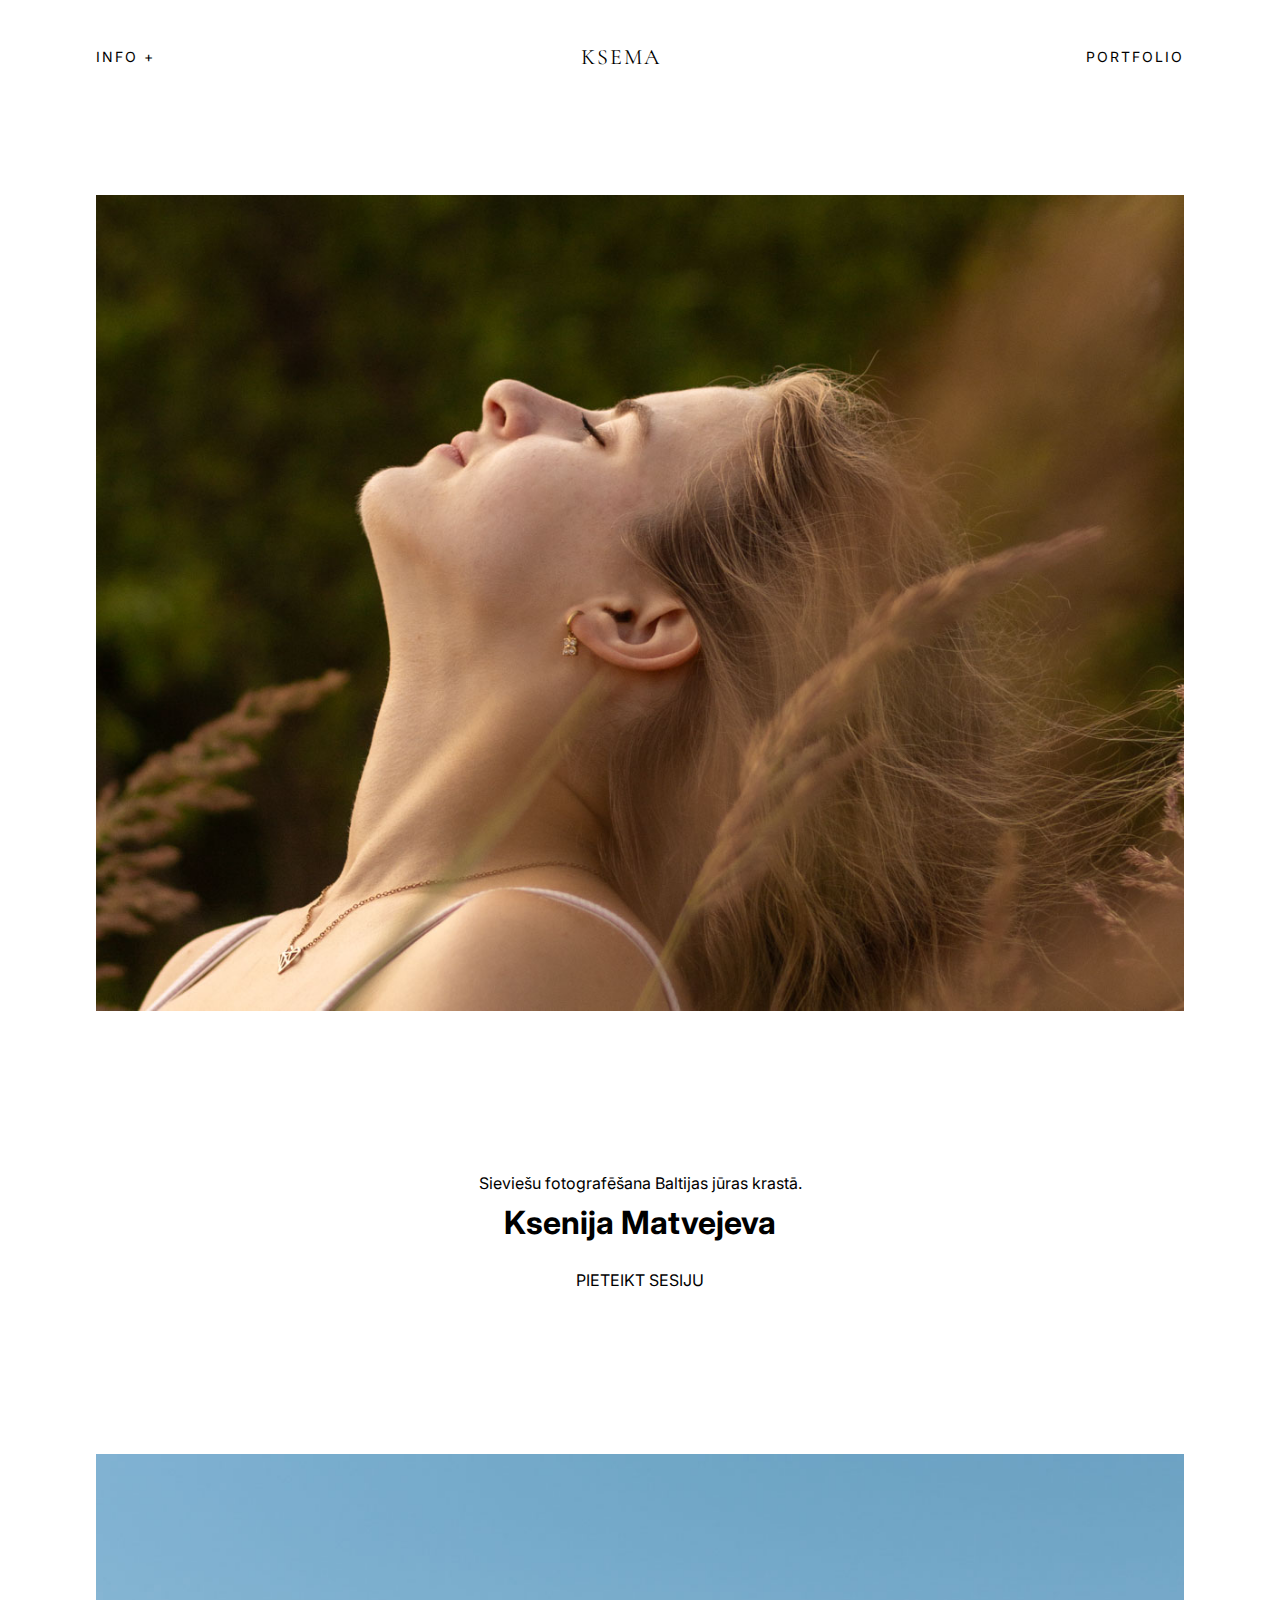
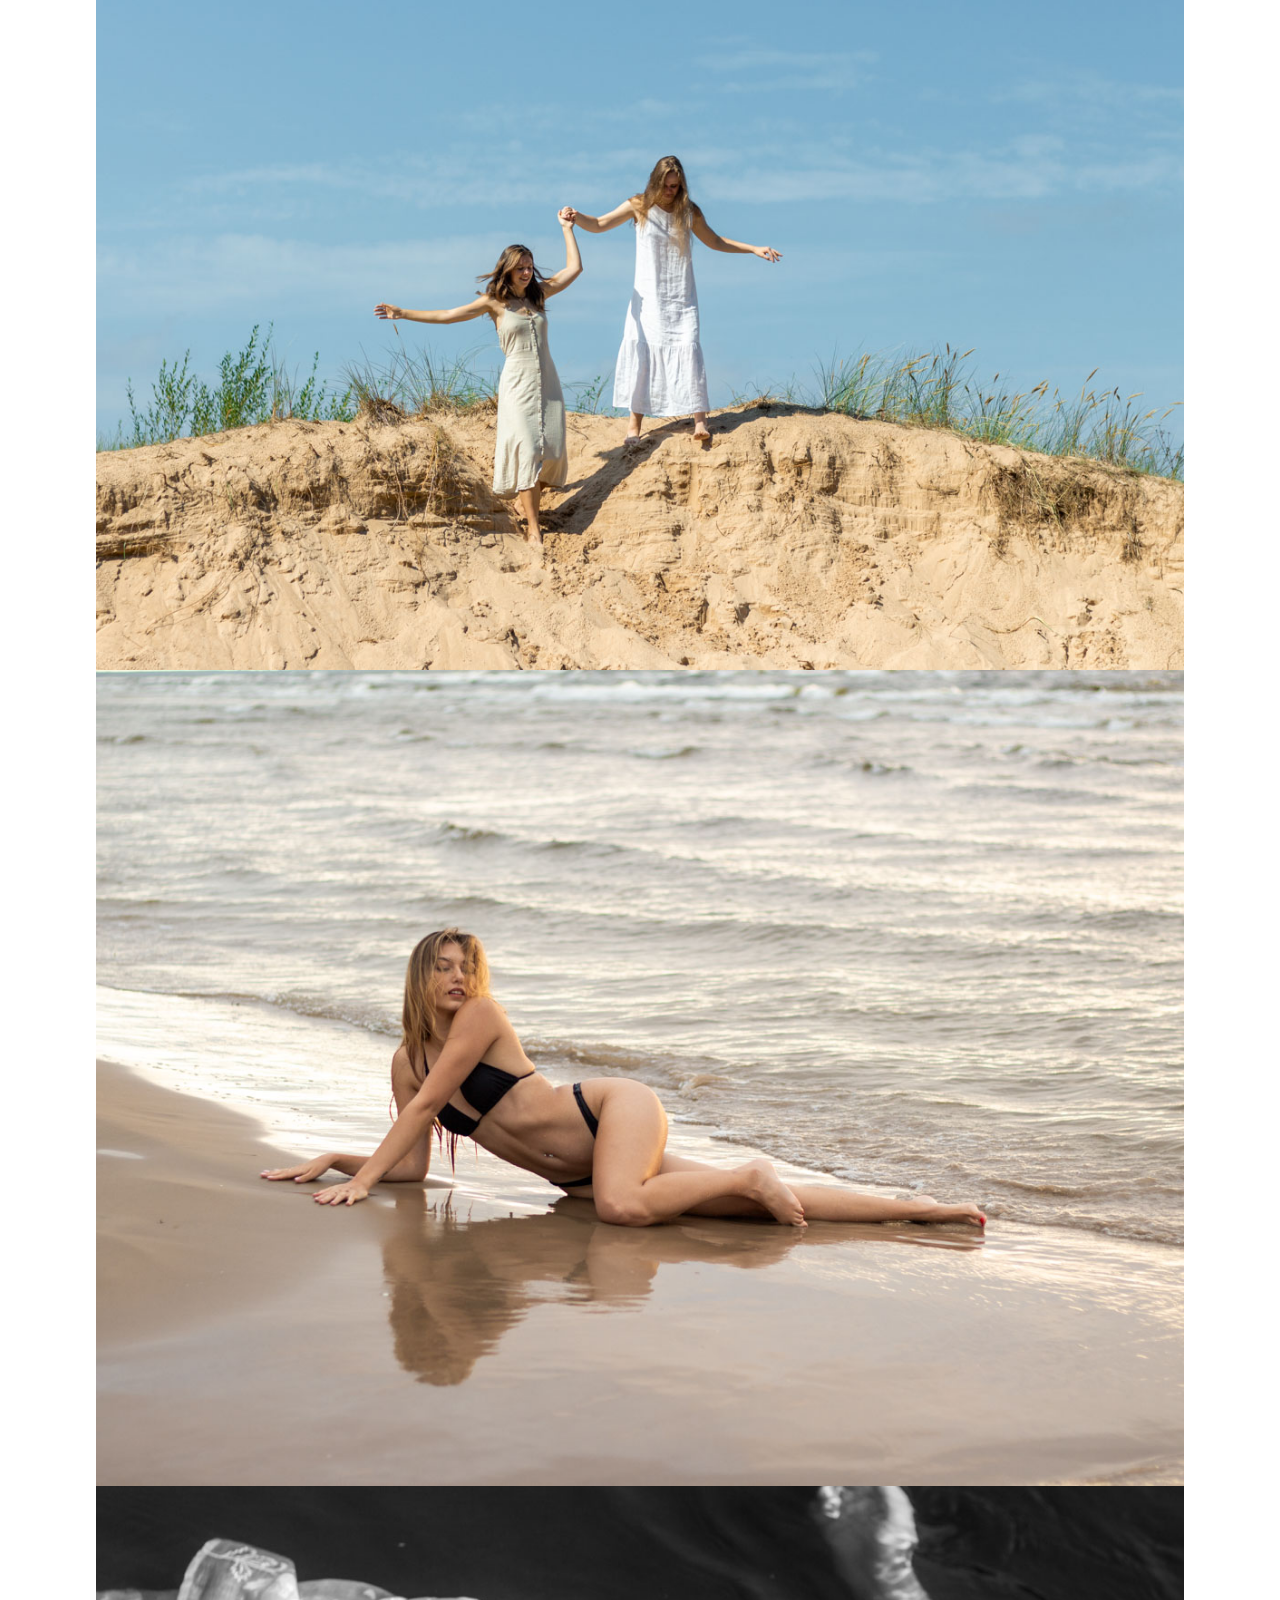
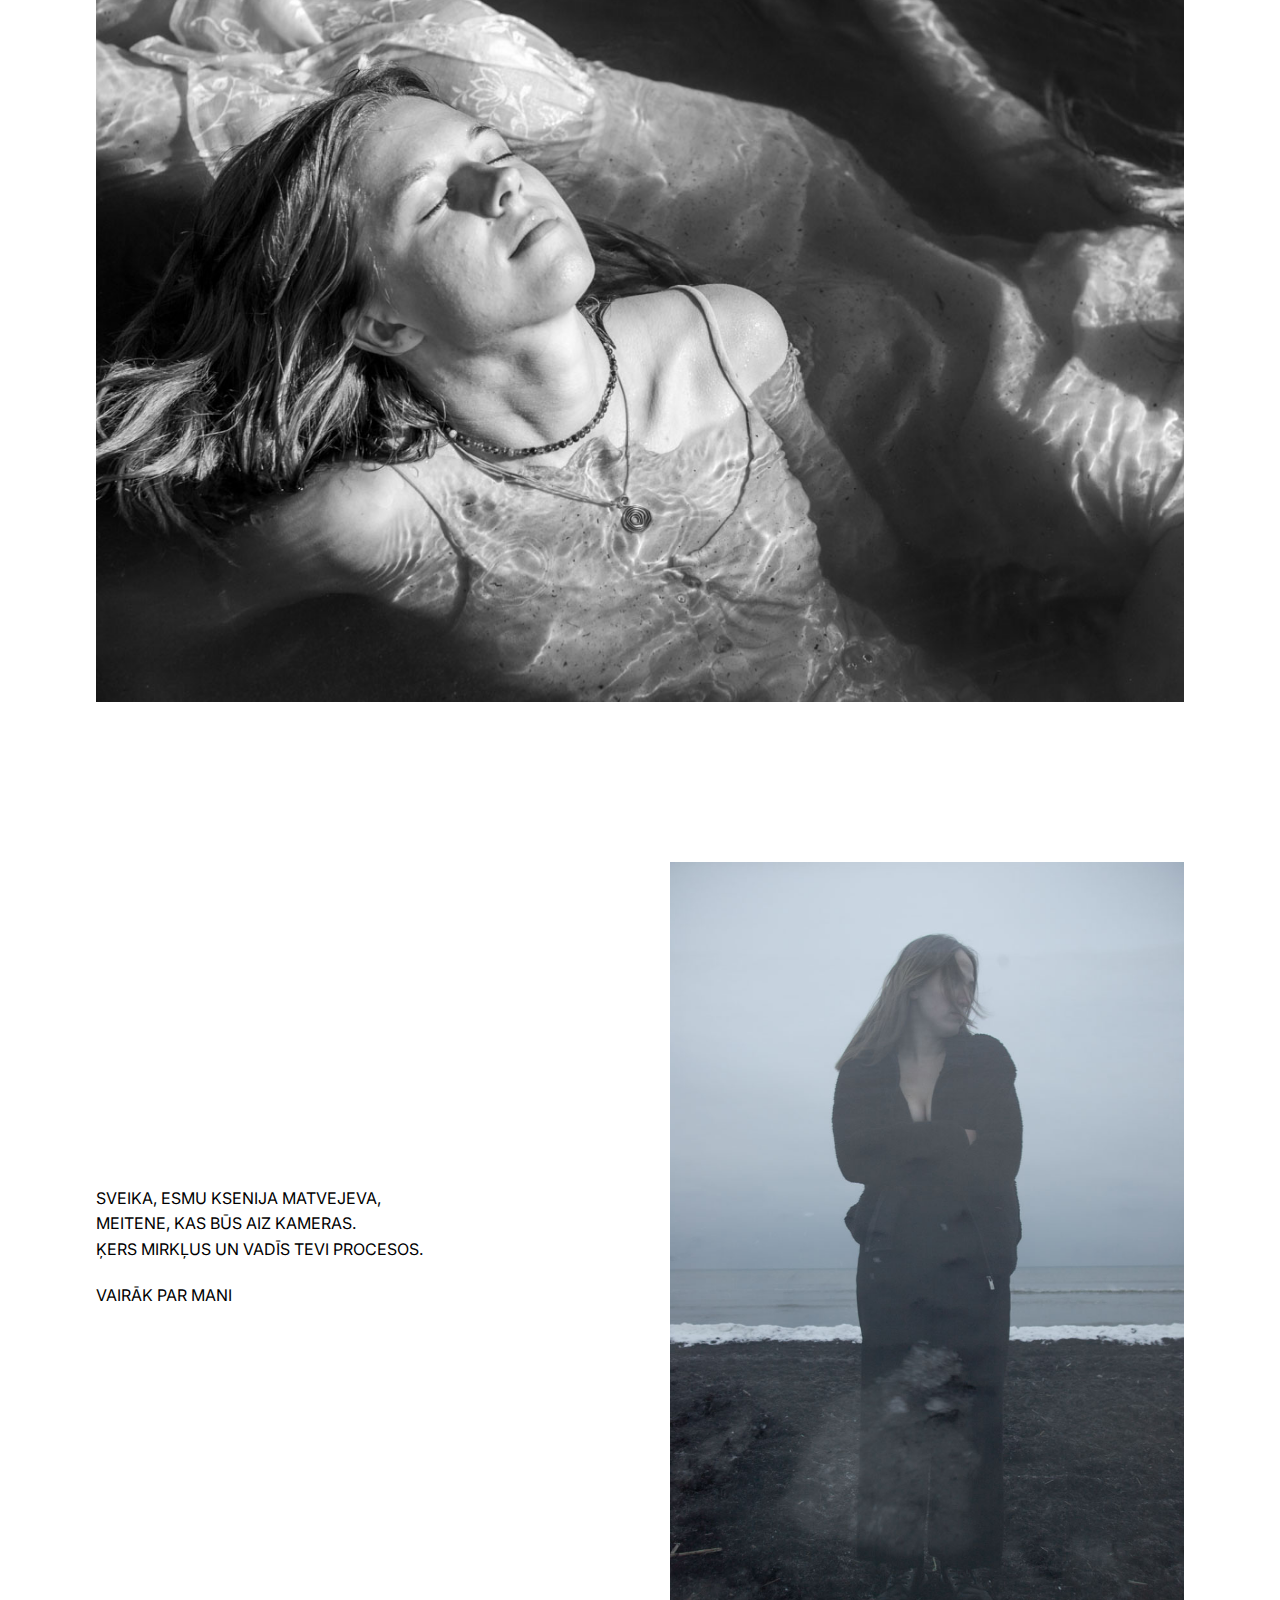
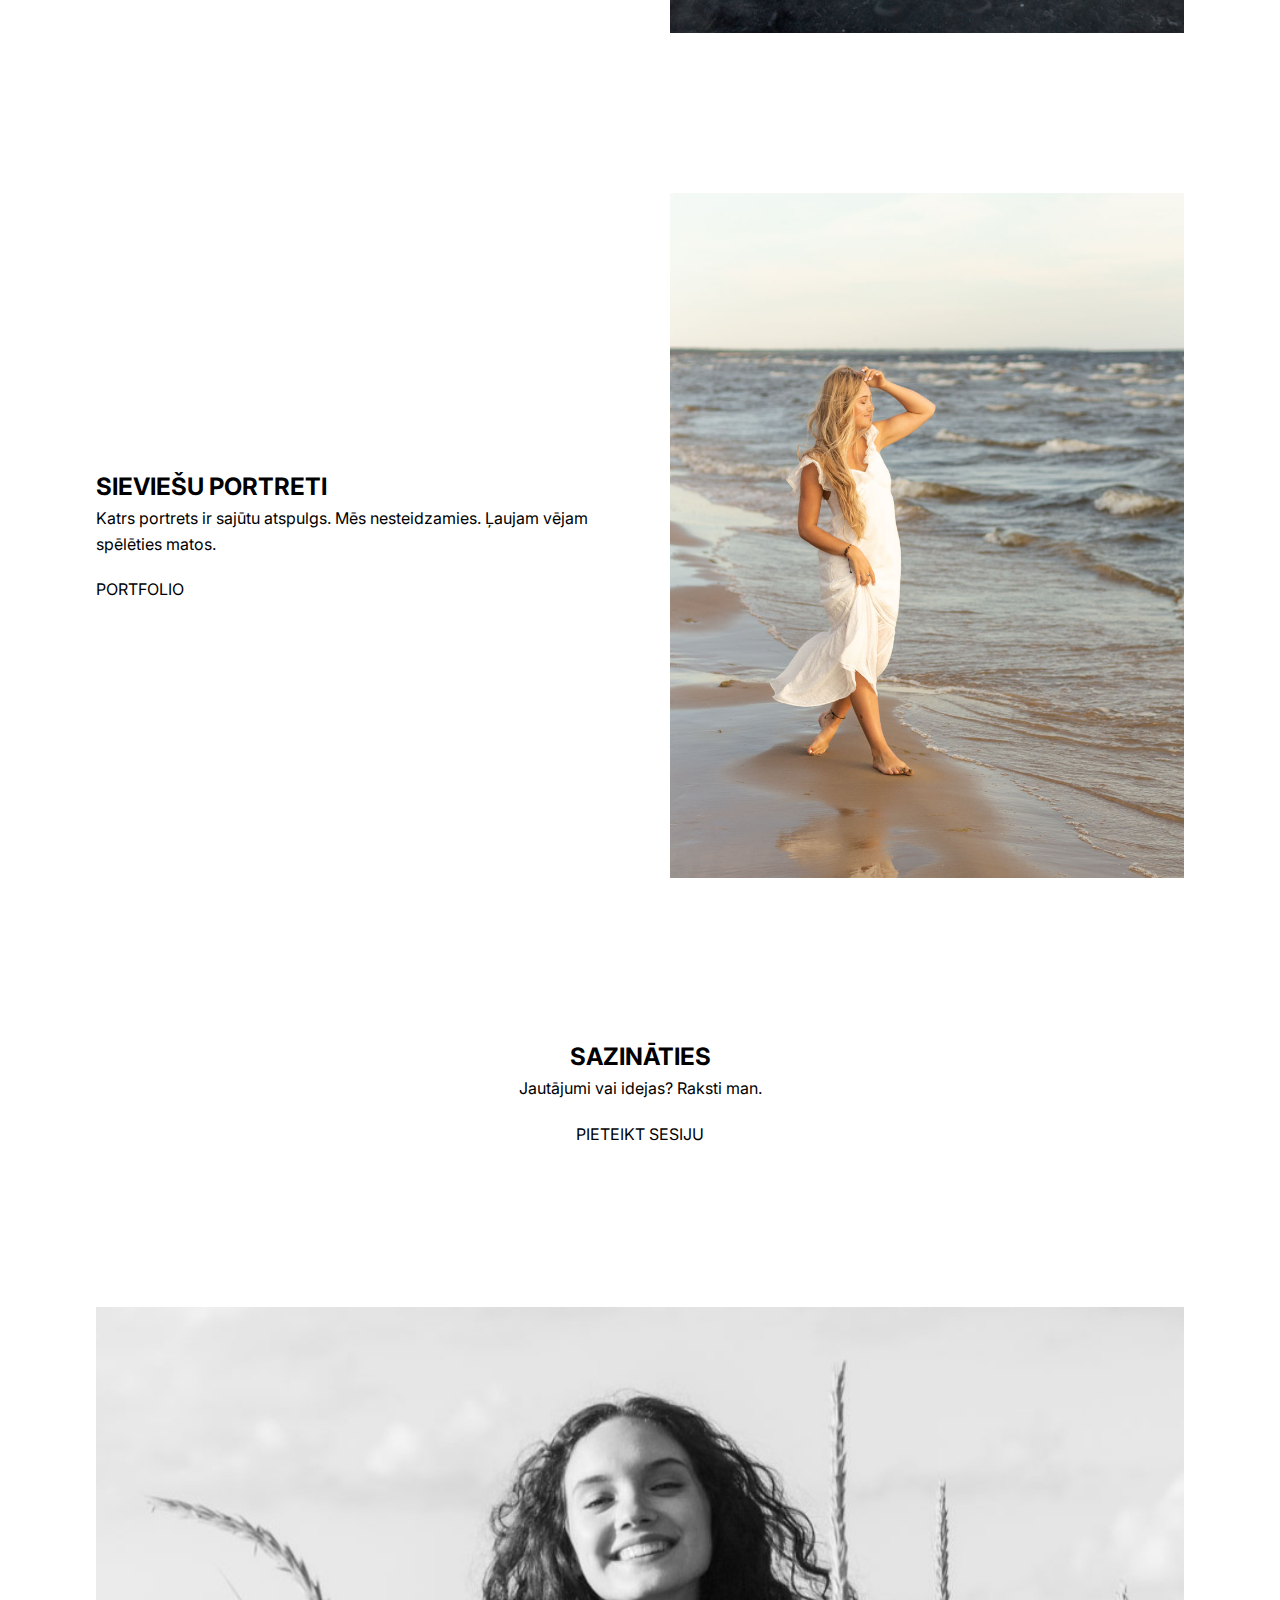
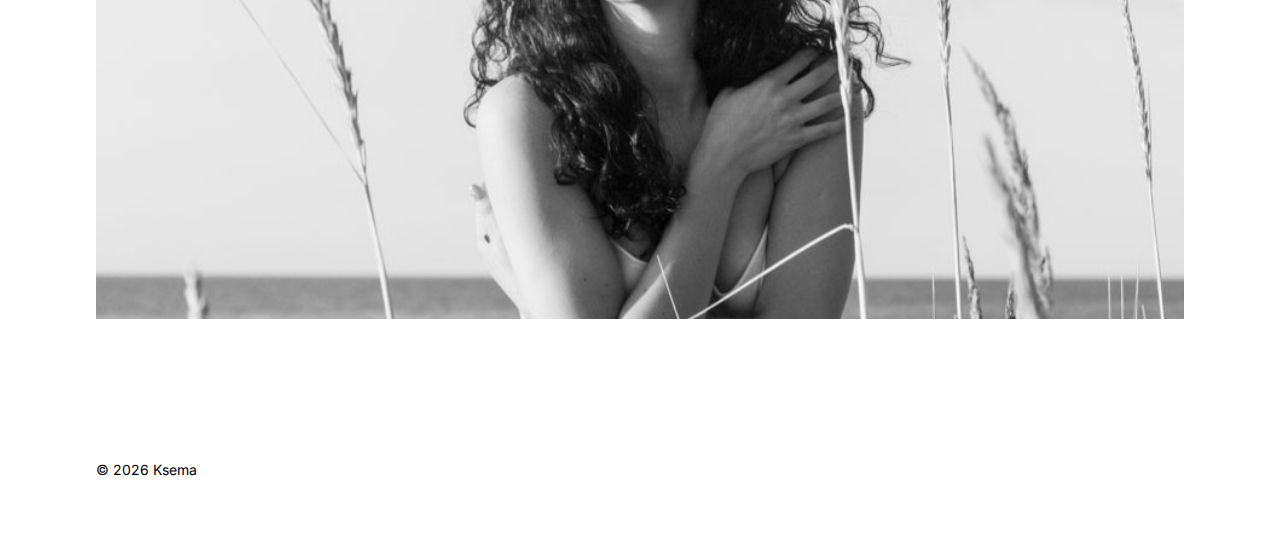
<file: index.html>
<!DOCTYPE html>
<html lang="lv">
<head>
  <meta charset="UTF-8">
  <meta name="viewport" content="width=device-width, initial-scale=1.0">
  <title>KSEMA</title>

  <link href="https://fonts.googleapis.com/css2?family=Cormorant+Garamond:wght@300;400;500&family=Inter:wght@300;400&display=swap" rel="stylesheet">

  <link rel="stylesheet" href="style.css">
</head>
<script src="https://cdn.jsdelivr.net/npm/swiper@10/swiper-bundle.min.js"></script>

<script>
const swiper = new Swiper(".mySwiper", {
  loop: true,
  speed: 1200,
  autoplay: {
    delay: 4000,
    disableOnInteraction: false,
  },
});
</script>
<body>

<!-- HEADER -->
<header class="header">
  <div class="container nav">

    <div class="nav-left">
      INFO +
      <div class="dropdown">
        <a href="par-mani.html">Par mani</a>
        <a href="#">Atsauksmes</a>
        <a href="kontakti.html">Kontakti</a>
      </div>
    </div>

    <div class="logo">
      <a href="index.html">KSEMA</a>
    </div>

    <div class="nav-right">
      <a href="portfolio.html">PORTFOLIO</a>
    </div>

  </div>
</header>


<!-- HERO IMAGE -->
<section class="section container">
  <img src="w17.JPG" alt="">
</section>


<!-- INTRO -->
<section class="section container center">
  <p class="location">Sieviešu fotografēšana Baltijas jūras krastā.</p>
  <h1>Ksenija Matvejeva</h1>
  <a href="kontakti.html" class="link-btn">PIETEIKT SESIJU</a>
</section>


<!-- SLIDER -->
<section class="section container">
  <div class="swiper mySwiper">
    <div class="swiper-wrapper">
      <div class="swiper-slide"><img src="w16.JPG"></div>
      <div class="swiper-slide"><img src="w4.JPG"></div>
      <div class="swiper-slide"><img src="w15.JPG"></div>
    </div>
  </div>
</section>


<!-- ABOUT -->
<section class="section container two-col">
  <div class="text">
    <p>
      SVEIKA, ESMU KSENIJA MATVEJEVA,<br>
      MEITENE, KAS BŪS AIZ KAMERAS.<br>
      ĶERS MIRKĻUS UN VADĪS TEVI PROCESOS.
    </p>
    <a href="par-mani.html" class="link-btn">VAIRĀK PAR MANI</a>
  </div>
  <div>
    <img src="b13.JPG">
  </div>
</section>


<!-- PORTRETI -->
<section class="section container two-col reverse">
  <div>
    <img src="w5.JPG">
  </div>
  <div class="text">
    <h2>SIEVIEŠU PORTRETI</h2>
    <p>
      Katrs portrets ir sajūtu atspulgs.
      Mēs nesteidzamies.
      Ļaujam vējam spēlēties matos.
    </p>
    <a href="portfolio.html" class="link-btn">PORTFOLIO</a>
  </div>
</section>


<!-- CONTACT -->
<section class="section container center">
  <h2>SAZINĀTIES</h2>
  <p>Jautājumi vai idejas? Raksti man.</p>
  <a href="kontakti.html" class="link-btn">PIETEIKT SESIJU</a>
</section>

<section class="section container">
  <img src="w9_1.JPG" alt="">
</section>

<!-- FOOTER -->
<footer class="footer">
  <div class="container footer-inner">
    <div class="footer-text">© 2026 Ksema</div>
  </div>
</footer>

</body>
</html>
</file>
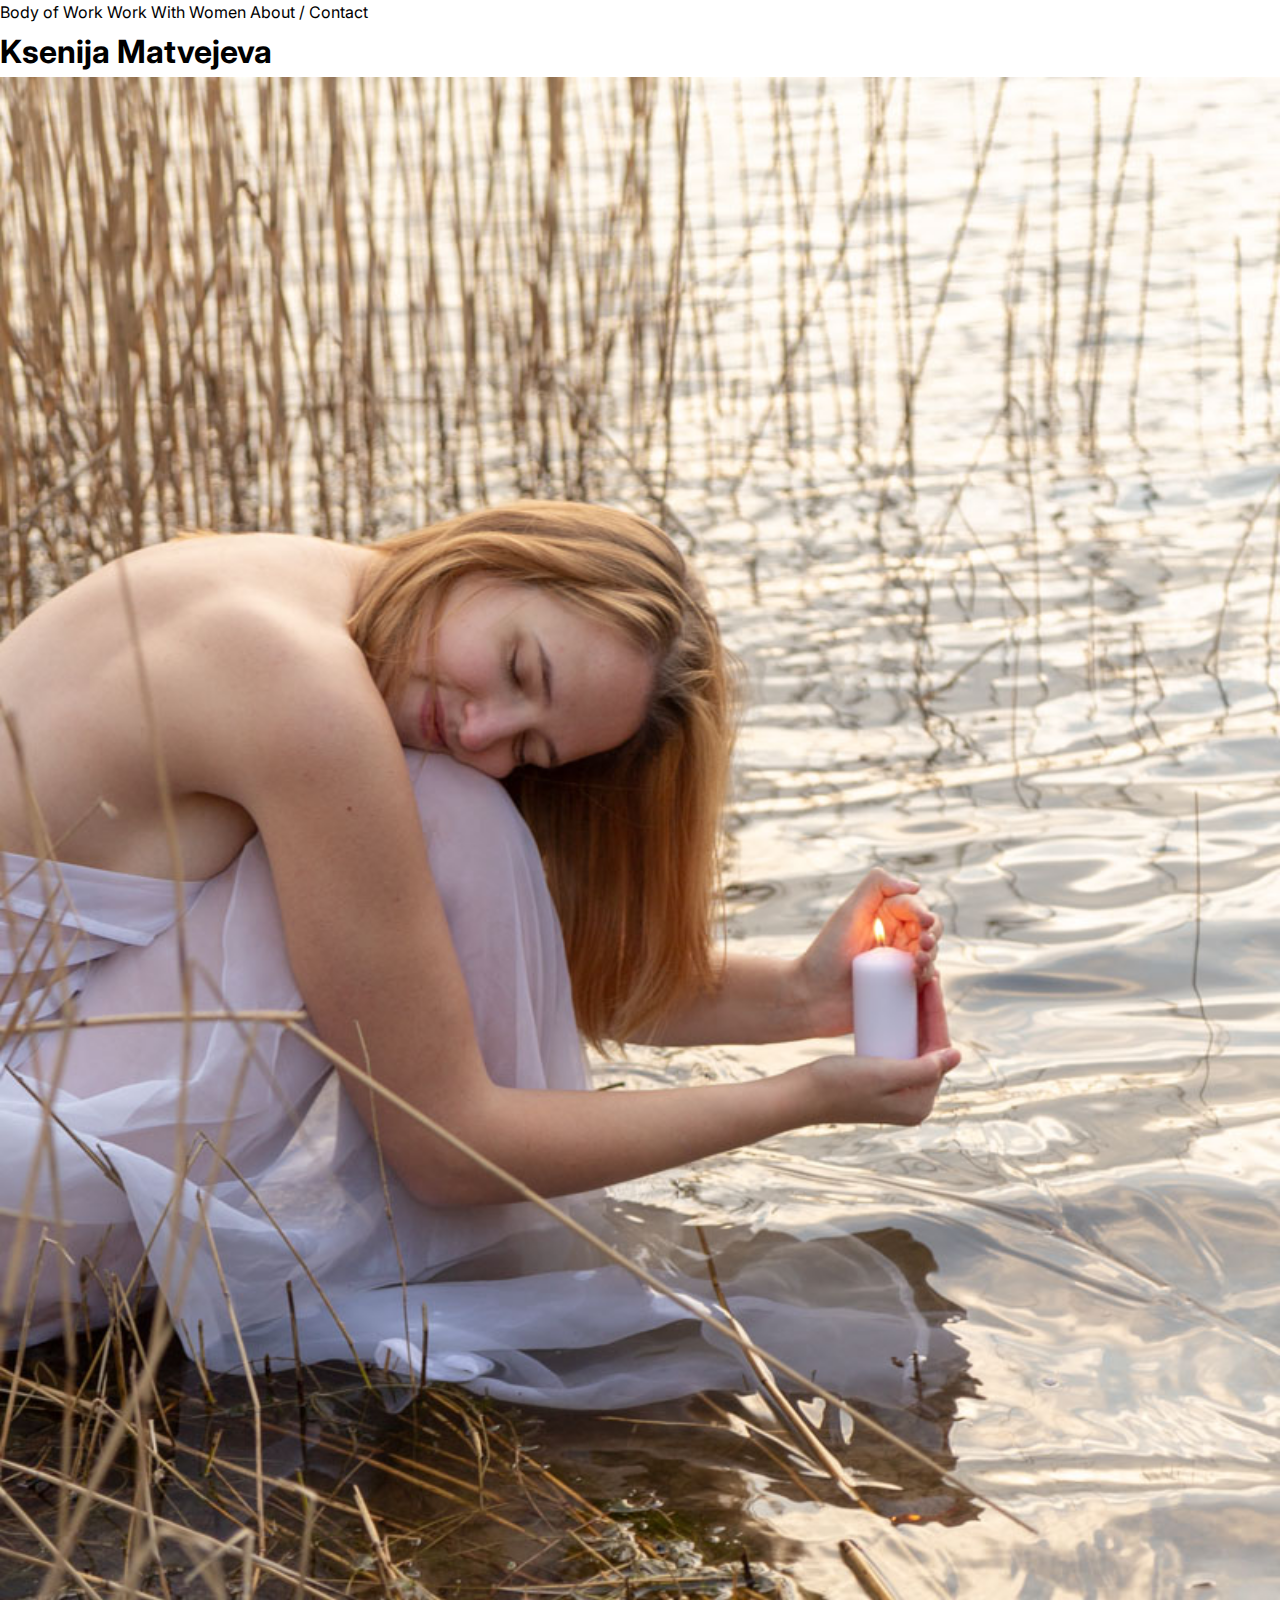
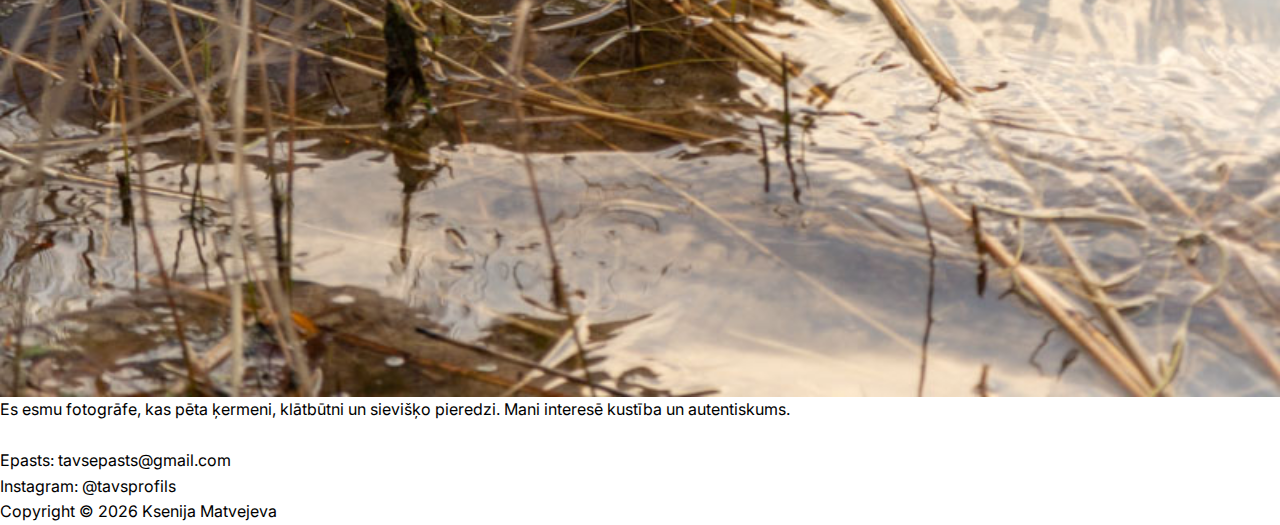
<file: about.html>
<!DOCTYPE html>
<html lang="lv">
<head>
    <meta charset="UTF-8">
    <meta name="viewport" content="width=device-width, initial-scale=1.0">
    <title>About</title>

    <link href="https://fonts.googleapis.com/css2?family=Inter:wght@300;400&display=swap" rel="stylesheet">
    <link rel="stylesheet" href="style.css">
</head>

<body>

<nav>
    <a href="index.html">Body of Work</a>
    <a href="work.html">Work With Women</a>
    <a href="about.html">About / Contact</a>
</nav>

<header class="hero">
    <h1>Ksenija Matvejeva</h1>
</header>

<section class="about-section">

    <div>
        <img src="b7.JPG" alt="">
    </div>

    <div class="about-text">
        <p>
            Es esmu fotogrāfe, kas pēta ķermeni, klātbūtni un sievišķo pieredzi.
            Mani interesē kustība un autentiskums.
        </p>
        <br>
        <p>
            Epasts: tavsepasts@gmail.com<br>
            Instagram: @tavsprofils
        </p>
    </div>

</section>

<footer>
    <p>Copyright © 2026 Ksenija Matvejeva</p>
</footer>

</body>
</html>
</file>
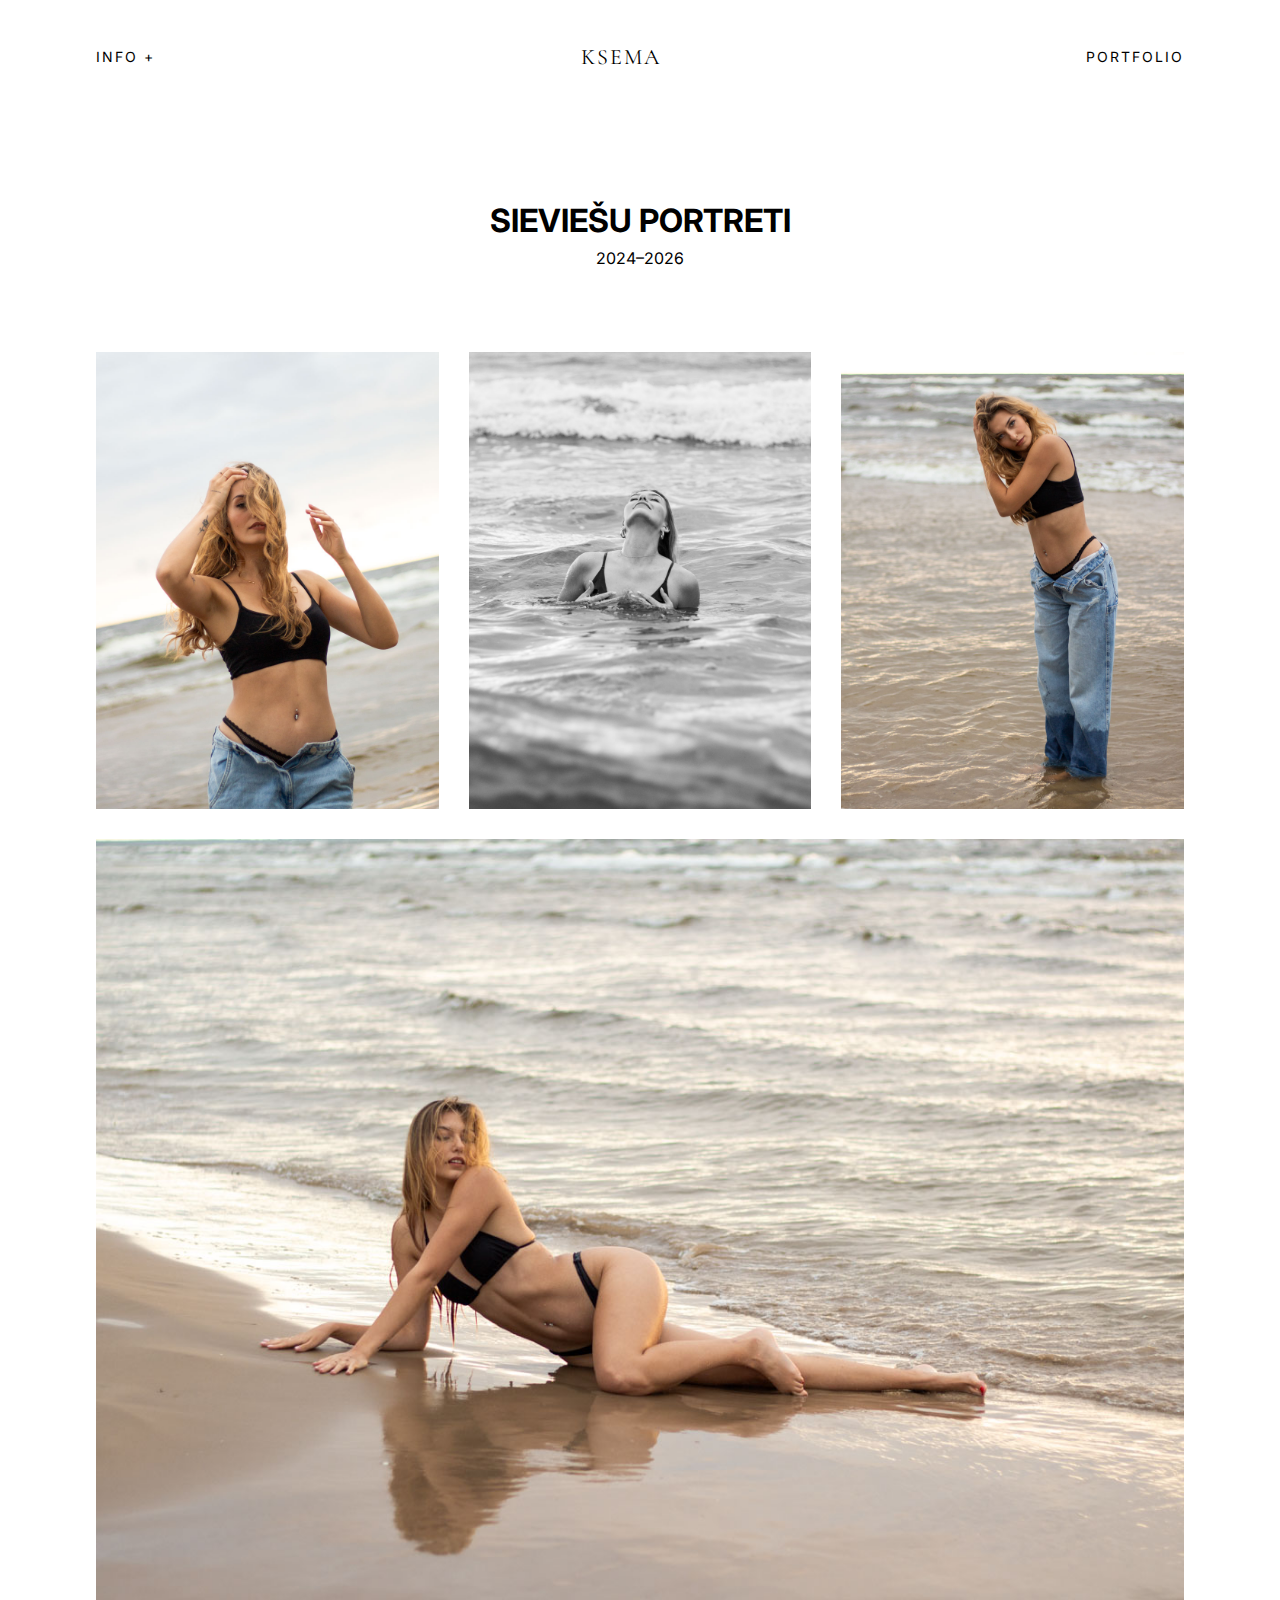
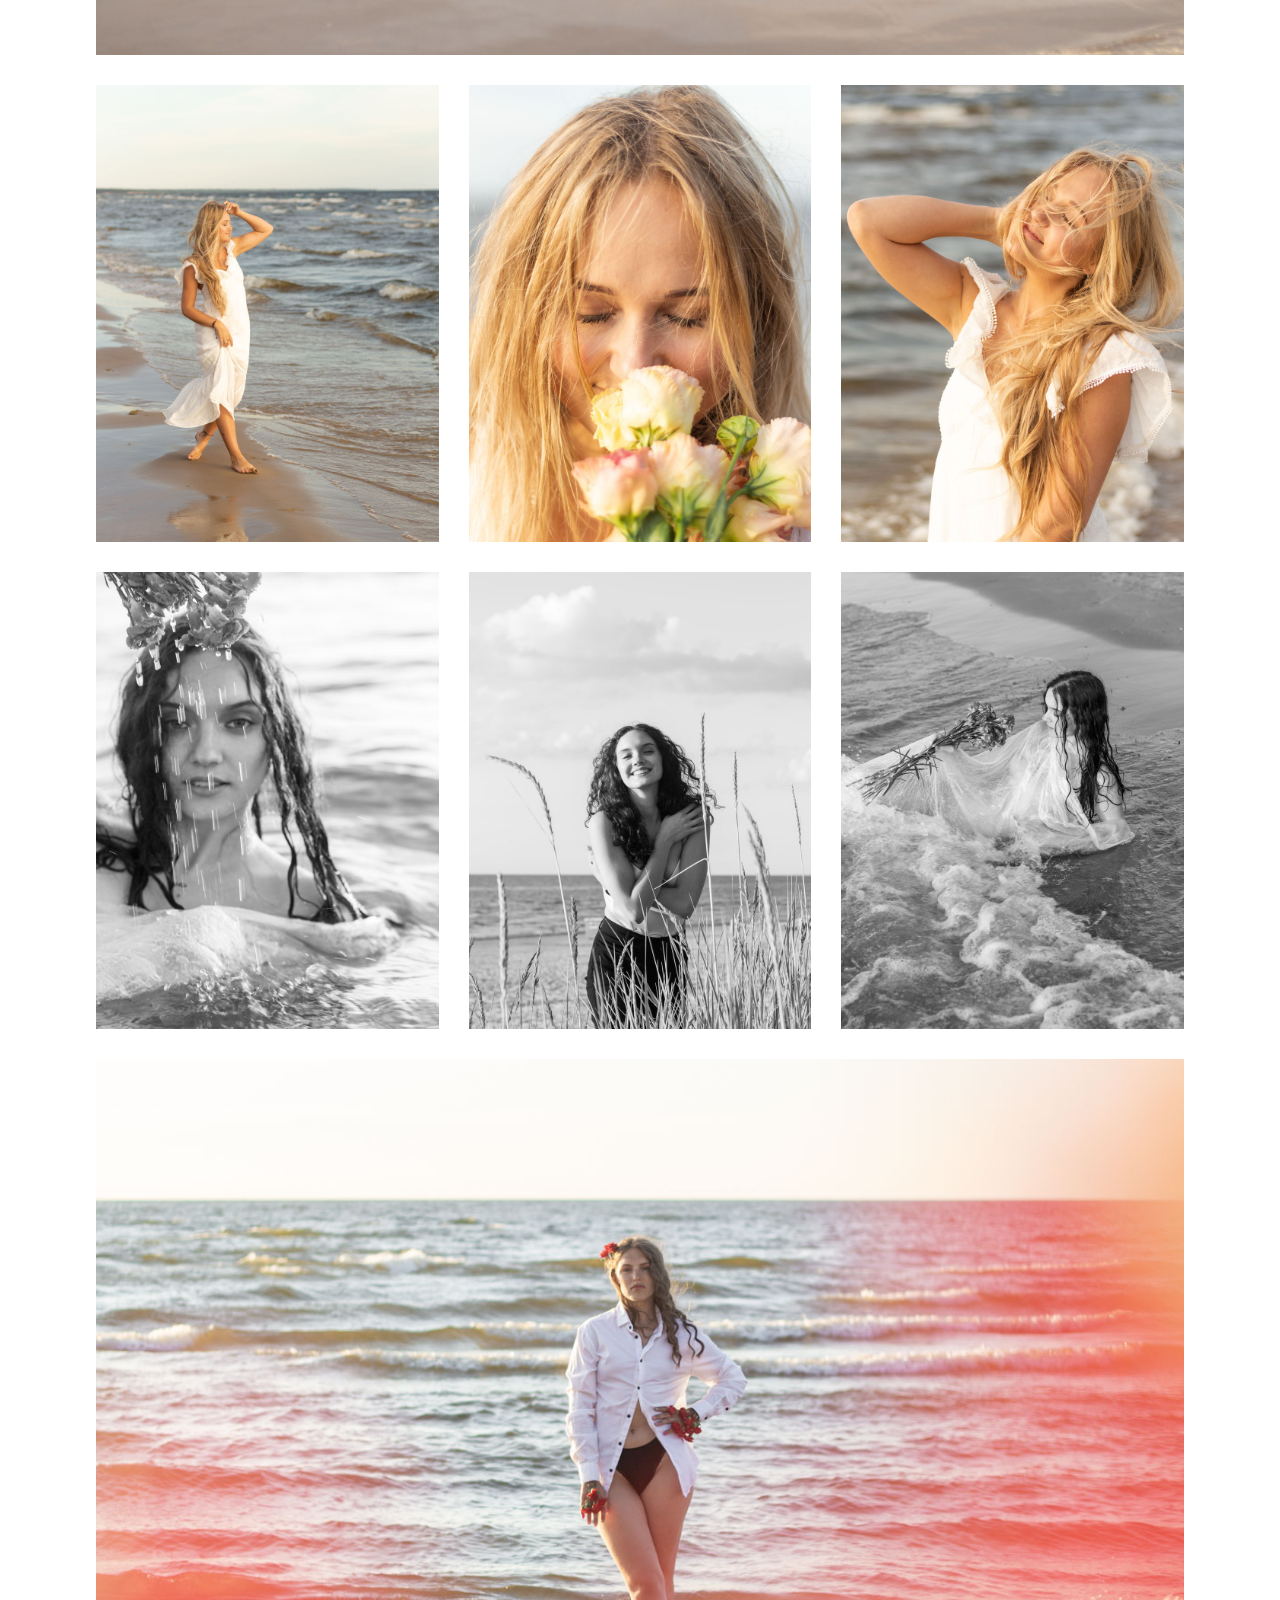
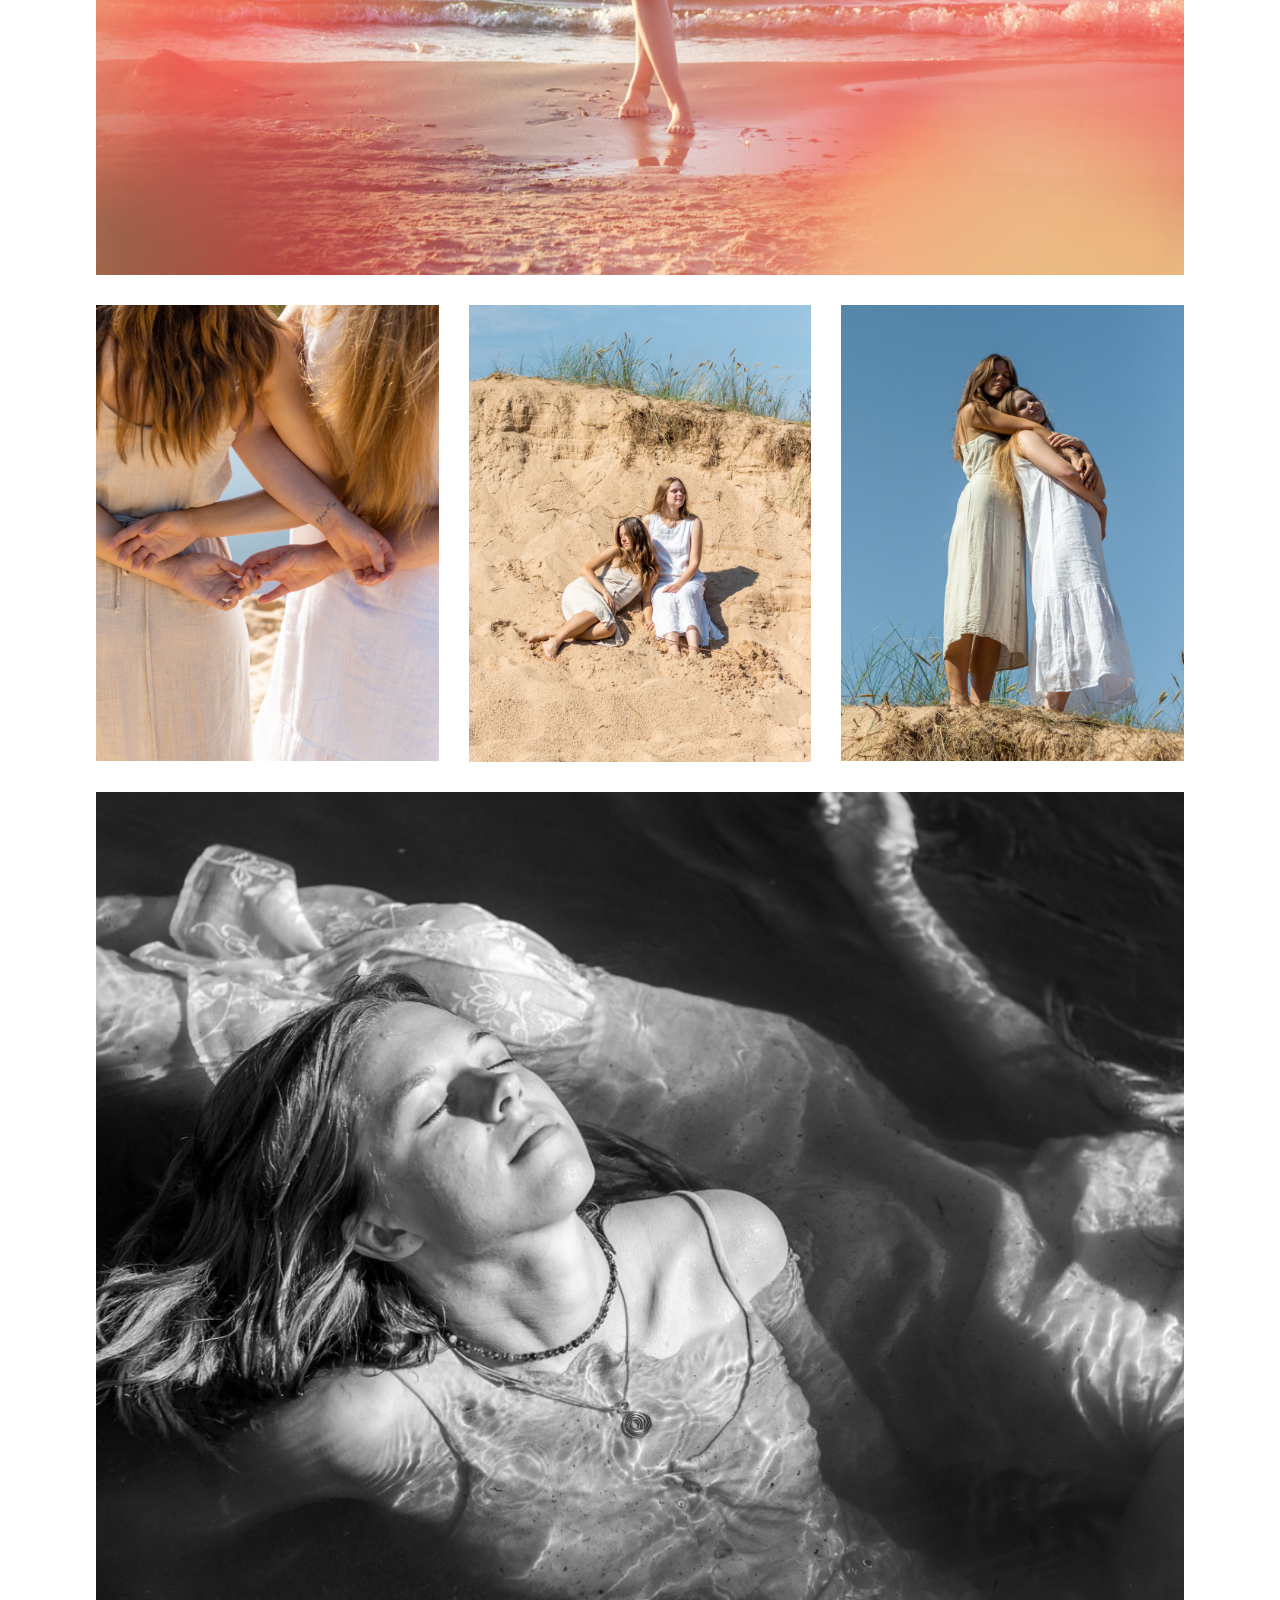
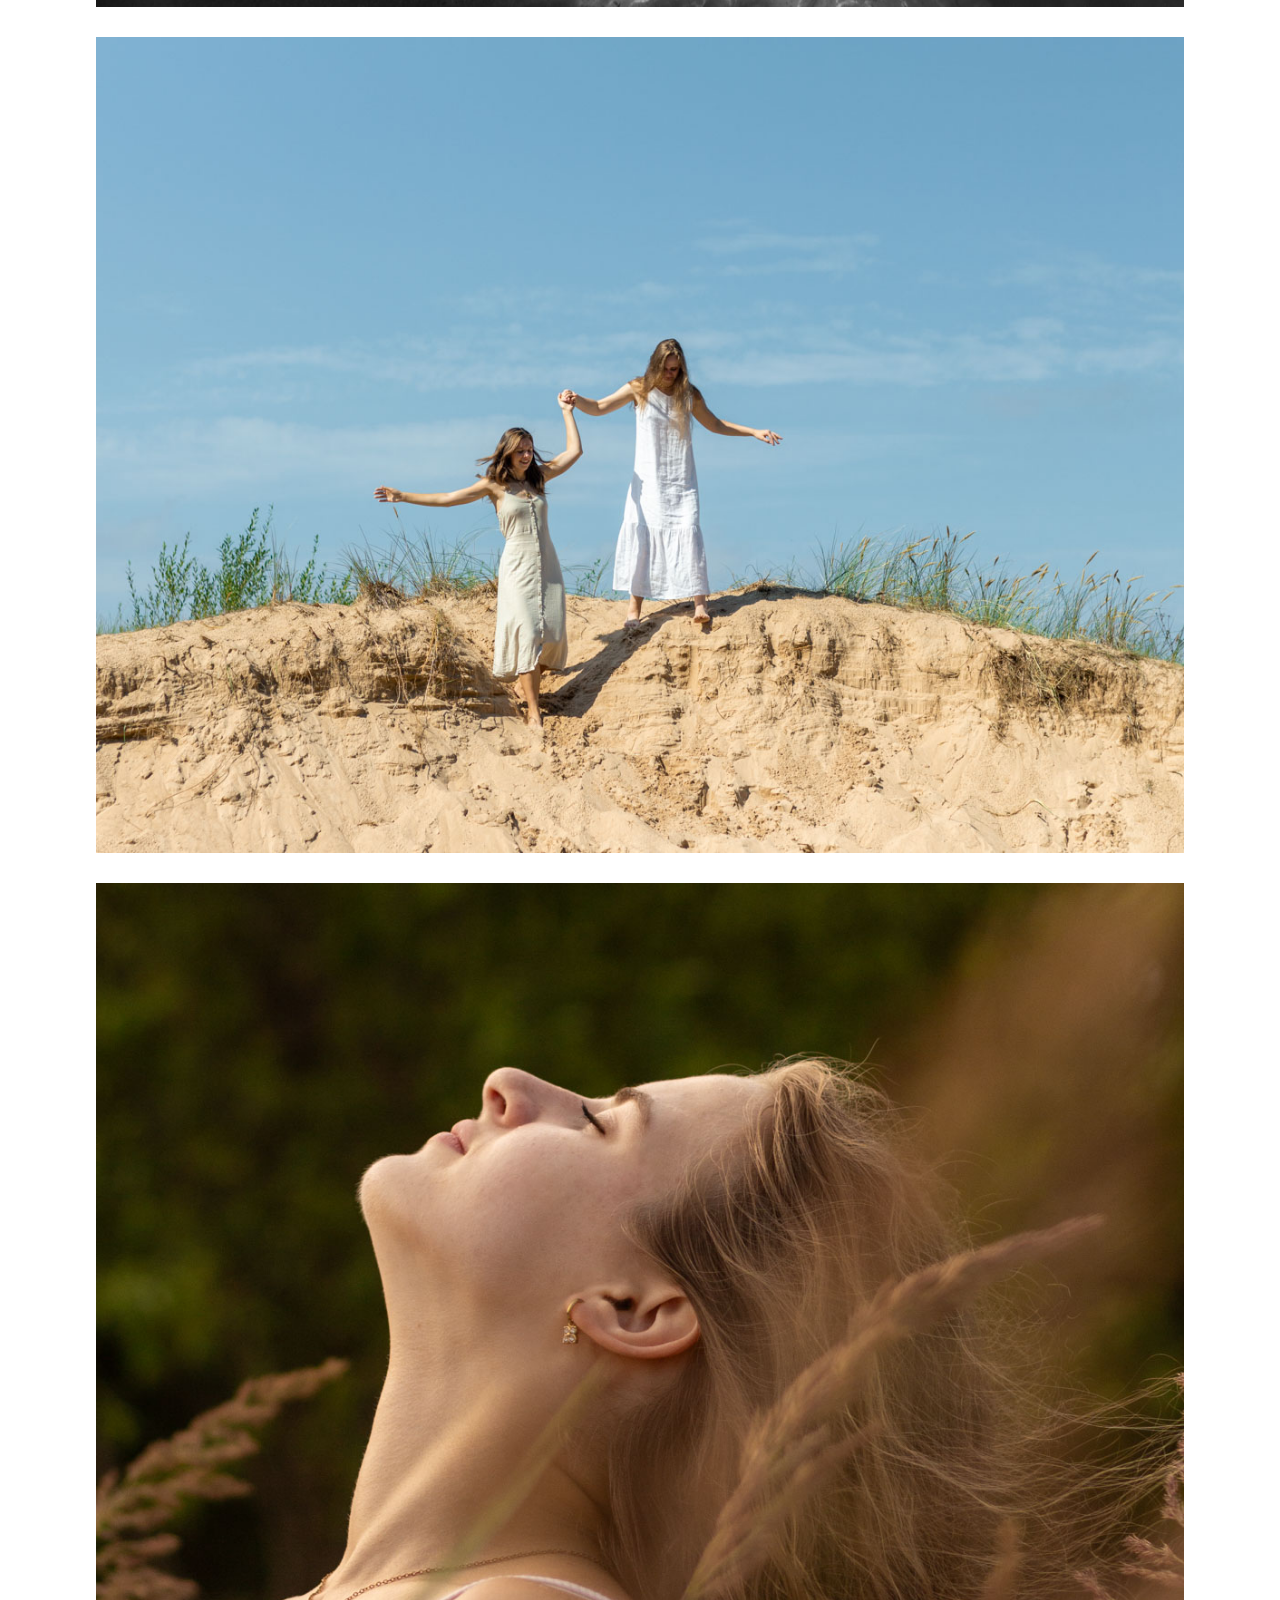
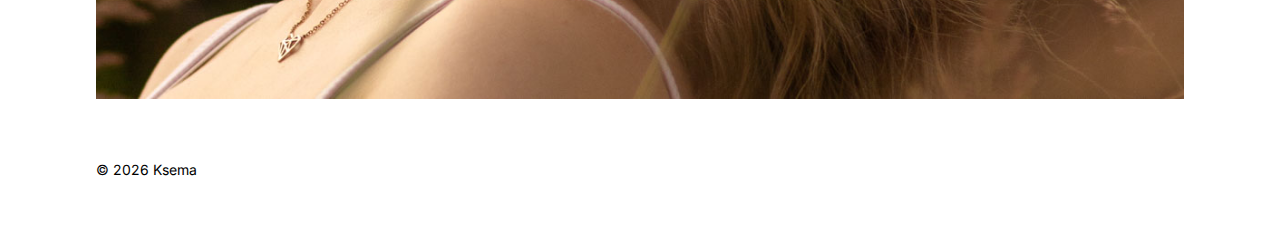
<file: portfolio.html>
<!DOCTYPE html>
<html lang="lv">
<head>
  <meta charset="UTF-8">
  <meta name="viewport" content="width=device-width, initial-scale=1.0">
  <title>Portfolio | KSEMA</title>

  <link href="https://fonts.googleapis.com/css2?family=Cormorant+Garamond:wght@300;400;500&family=Inter:wght@300;400&display=swap" rel="stylesheet">

  <link rel="stylesheet" href="style.css">
</head>
<body>

<header class="header">
  <div class="container nav">

    <div class="nav-left">
      INFO +
      <div class="dropdown">
        <a href="par-mani.html">Par mani</a>
        <a href="#">Atsauksmes</a>
        <a href="kontakti.html">Kontakti</a>
      </div>
    </div>

    <div class="logo">
      <a href="index.html">KSEMA</a>
    </div>

    <div class="nav-right">
      <a href="portfolio.html">PORTFOLIO</a>
    </div>

  </div>
</header>


<section class="section container center">
  <h1>SIEVIEŠU PORTRETI</h1>
  <p>2024–2026</p>
</section>


<section class="portfolio-grid container">

  <img src="w1.JPG">
  <img src="w2.JPG">
  <img src="w3.JPG">

  <img src="w4.JPG" class="full">

  <img src="w5.JPG">
  <img src="w6.JPG">
  <img src="w7.JPG">

  <img src="w8.JPG">
  <img src="w9.JPG">
  <img src="w10.JPG">

  <img src="w11.JPG" class="full">

  <img src="w12.JPG">
  <img src="w13.JPG">
  <img src="w14.JPG">

  <img src="w15.JPG" class="full">
  <img src="w16.JPG" class="full">
  <img src="w17.JPG" class="full">

</section>

<footer class="footer">
  <div class="container footer-inner">
    <div class="footer-text">© 2026 Ksema</div>
  </div>
</footer>

</body>
</html>
</file>
<file: style.css>
* {
  margin: 0;
  padding: 0;
  box-sizing: border-box;
}

body {
  font-family: 'Inter', sans-serif;
  background: #fff;
  color: #000;
  line-height: 1.6;
}

.container {
  width: 85%;
  margin: auto;
}

.section {
  padding: 80px 0;
}

.center {
  text-align: center;
}

img {
  width: 100%;
  height: auto;
  display: block;
}

/* HEADER */

.header {
  padding: 40px 0;
}

.nav {
  display: flex;
  justify-content: space-between;
  align-items: center;
  letter-spacing: 2px;
  font-size: 14px;
}

.logo {
  font-family: 'Cormorant Garamond', serif;
  font-size: 22px;
}

a {
  text-decoration: none;
  color: #000;
  transition: 0.3s;
}

a:hover {
  color: #2f4f75;
}

/* DROPDOWN */

.nav-left {
  position: relative;
  cursor: pointer;
}

.dropdown {
  display: none;
  position: absolute;
  top: 25px;
  background: #fff;
  padding: 10px 15px;
}

.dropdown a {
  display: block;
  margin: 6px 0;
}

.nav-left:hover .dropdown {
  display: block;
}

/* TEXT LINKS */

.link-btn {
  display: inline-block;
  margin-top: 20px;
  font-weight: 400;
}

.swiper {
  width: 100%;
}

.swiper-slide {
  display: flex;
  justify-content: center;
}

.swiper-slide img {
  width: 100%;
  height: auto;
  object-fit: contain; /* ļoti svarīgi */
}
/* GRID 2 COL */

.two-col {
  display: grid;
  grid-template-columns: 1fr 1fr;
  gap: 60px;
  align-items: center;
}

.reverse {
  grid-template-columns: 1fr 1fr;
}

.reverse > div:first-child {
  order: 2;
}

/* PORTFOLIO GRID */

.portfolio-grid {
  display: grid;
  grid-template-columns: repeat(3, 1fr);
  gap: 30px;
}

.portfolio-grid .full {
  grid-column: span 3;
}

/* FOOTER */

.footer {
  padding: 60px 0;
}

.footer-inner {
  display: flex;
  justify-content: flex-start;
}

.footer-text {
  font-size: 14px;
}

/* RESPONSIVE */

@media (max-width: 768px) {

  .two-col {
    grid-template-columns: 1fr;
  }

  .portfolio-grid {
    grid-template-columns: 1fr;
  }

  .portfolio-grid .full {
    grid-column: span 1;
  }

}
</file>
